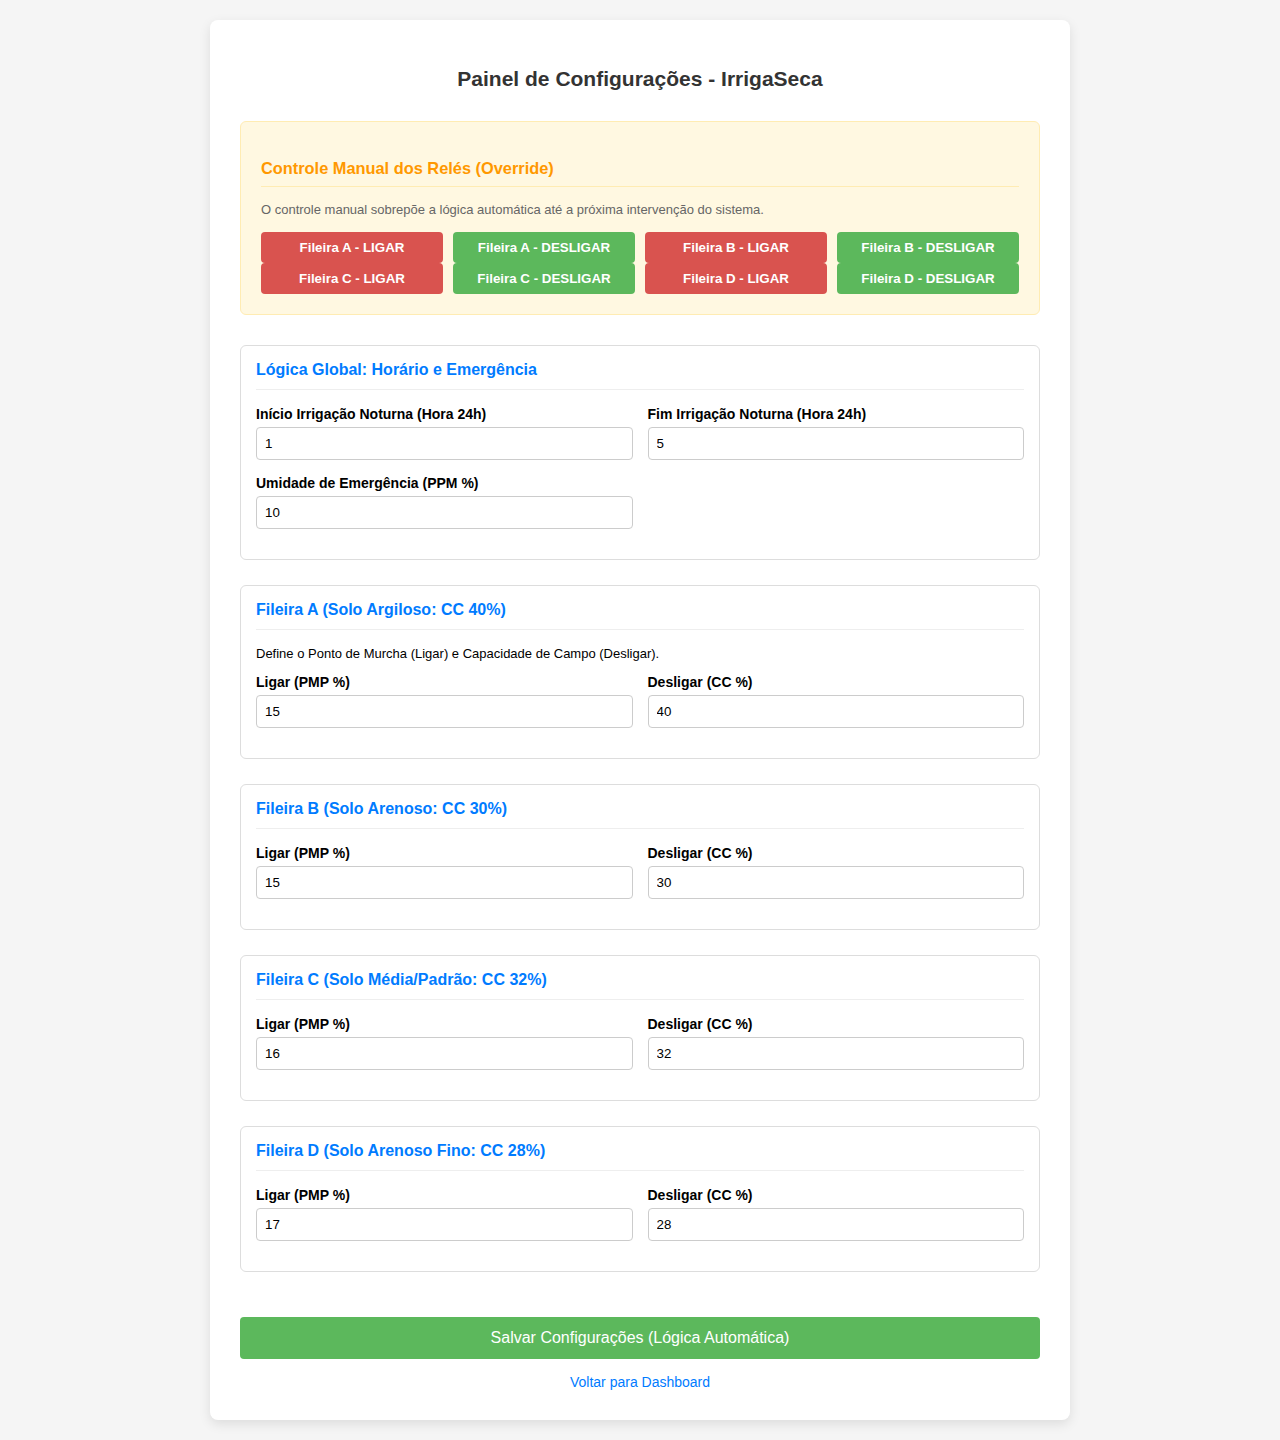
<file: configuracoes.html>
<!DOCTYPE html>
<html lang="pt-BR">
<head>
    <meta charset="UTF-8">
    <meta name="viewport" content="width=device-width, initial-scale=1.0">
	<title>IS Conf 1.1</title>
    <title>Configurações - IrrigaSeca</title>
    <style>
        body { 
            font-family: Arial, sans-serif; 
            background-color: #f5f5f5; 
            margin: 0; 
            padding: 20px; 
            font-size: 14px;
        }
        .container { 
            max-width: 800px; 
            margin: auto; 
            background: #fff; 
            padding: 30px; 
            border-radius: 8px; 
            box-shadow: 0 4px 12px rgba(0,0,0,0.1); 
        }
        h2 { 
            text-align: center; 
            color: #333; 
            margin-bottom: 30px; 
        }
        /* Estilo para grupos de configurações gerais */
        .config-group { 
            margin-bottom: 25px; 
            padding: 15px; 
            border: 1px solid #ddd; 
            border-radius: 6px; 
        }
        .config-group h3 { 
            margin-top: 0; 
            color: #007bff; 
            border-bottom: 1px solid #eee; 
            padding-bottom: 10px; 
            font-size: 16px;
        }
        .input-pair { 
            display: flex; 
            flex-direction: column; /* Padrão mobile: Empilhado */
            gap: 15px; 
            margin-bottom: 15px; 
        }
        .input-pair > div { 
            flex: 1; 
        }
        label { 
            display: block; 
            margin-bottom: 5px; 
            font-weight: bold; 
        }
        input[type="number"] { 
            width: 100%; 
            padding: 8px; 
            border: 1px solid #ccc; 
            border-radius: 4px; 
            box-sizing: border-box; 
        }
        
        /* Controles Manuais (NOVO ESTILO) */
        .manual-control { 
            margin-bottom: 30px; 
            padding: 20px; 
            background: #fff8e1; /* Cor mais suave para destaque */
            border: 1px solid #ffecb3; 
            border-radius: 6px; 
        }
        .manual-control h3 { 
            color: #ff9800; /* Laranja para Override */
            border-bottom: 1px solid #ffecb3;
            margin-bottom: 15px;
            padding-bottom: 8px;
        }
        .rele-buttons { 
            display: flex; 
            flex-wrap: wrap; 
            gap: 10px; 
            justify-content: center;
        }
        .rele-buttons button { 
            padding: 8px 15px; 
            border: none; 
            border-radius: 4px; 
            cursor: pointer; 
            font-weight: bold; 
            transition: background-color 0.2s; 
            flex: 1 1 120px; /* Garante que os botões se ajustem */
        }
        .btn-on { background-color: #d9534f; color: white; } /* Vermelho para LIGAR */
        .btn-off { background-color: #5cb85c; color: white; } /* Verde para DESLIGAR */
        .btn-on:hover { background-color: #c9302c; }
        .btn-off:hover { background-color: #4cae4c; }

        /* Estilo para botão de envio e link de volta */
        button[type="submit"] { 
            background-color: #5cb85c; 
            color: white; 
            padding: 12px 20px; 
            border: none; 
            border-radius: 4px; 
            cursor: pointer; 
            font-size: 16px; 
            width: 100%; 
            margin-top: 20px; 
        }
        button[type="submit"]:hover { background-color: #4cae4c; }
        
        /* Adaptação para Desktop */
        @media (min-width: 600px) {
            .input-pair {
                flex-direction: row; /* Layout lado a lado */
            }
        }
    </style>
</head>
<body>
    <div class="container">
        <h2>Painel de Configurações - IrrigaSeca</h2>

        <div class="manual-control">
            <h3>Controle Manual dos Relés (Override)</h3>
            <p style="font-size: small; color: #666; margin-bottom: 15px;">O controle manual sobrepõe a lógica automática até a próxima intervenção do sistema.</p>
            <div class="rele-buttons">
                <button class="btn-on" onclick="controlRele('A', 'ON')">Fileira A - LIGAR</button>
                <button class="btn-off" onclick="controlRele('A', 'OFF')">Fileira A - DESLIGAR</button>
                
                <button class="btn-on" onclick="controlRele('B', 'ON')">Fileira B - LIGAR</button>
                <button class="btn-off" onclick="controlRele('B', 'OFF')">Fileira B - DESLIGAR</button>
			</div>
			<div class="rele-buttons">
                <button class="btn-on" onclick="controlRele('C', 'ON')">Fileira C - LIGAR</button>
                <button class="btn-off" onclick="controlRele('C', 'OFF')">Fileira C - DESLIGAR</button>

                <button class="btn-on" onclick="controlRele('D', 'ON')">Fileira D - LIGAR</button>
                <button class="btn-off" onclick="controlRele('D', 'OFF')">Fileira D - DESLIGAR</button>
            </div>
        </div>
        
        <form id="config-form">

            <div class="config-group">
                <h3>Lógica Global: Horário e Emergência</h3>
                <div class="input-pair">
                    <div>
                        <label for="hora-inicio-noturna">Início Irrigação Noturna (Hora 24h)</label>
                        <input type="number" id="hora-inicio-noturna" name="hora-inicio-noturna" value="1" min="0" max="23" step="1">
                    </div>
                    <div>
                        <label for="hora-fim-noturna">Fim Irrigação Noturna (Hora 24h)</label>
                        <input type="number" id="hora-fim-noturna" name="hora-fim-noturna" value="5" min="0" max="23" step="1">
                    </div>
                </div>
                <div class="input-pair">
                    <div>
                        <label for="umidade-emergencia">Umidade de Emergência (PPM %)</label>
                        <input type="number" id="umidade-emergencia" name="umidade-emergencia" value="10" min="1" max="15" step="1">
                    </div>
                    <div></div>
                </div>
            </div>

            <div class="config-group">
                <h3>Fileira A (Solo Argiloso: CC 40%)</h3>
                <p style="font-size: small;">Define o Ponto de Murcha (Ligar) e Capacidade de Campo (Desligar).</p>
                <div class="input-pair">
                    <div>
                        <label for="fileiraA-ligar">Ligar (PMP %)</label>
                        <input type="number" id="fileiraA-ligar" name="fileiraA-ligar" value="15" min="0" max="100" step="0.5" required>
                    </div>
                    <div>
                        <label for="fileiraA-desligar">Desligar (CC %)</label>
                        <input type="number" id="fileiraA-desligar" name="fileiraA-desligar" value="40" min="0" max="100" step="0.5" required>
                    </div>
                </div>
            </div>

            <div class="config-group">
                <h3>Fileira B (Solo Arenoso: CC 30%)</h3>
                <div class="input-pair">
                    <div>
                        <label for="fileiraB-ligar">Ligar (PMP %)</label>
                        <input type="number" id="fileiraB-ligar" name="fileiraB-ligar" value="15" min="0" max="100" step="0.5" required>
                    </div>
                    <div>
                        <label for="fileiraB-desligar">Desligar (CC %)</label>
                        <input type="number" id="fileiraB-desligar" name="fileiraB-desligar" value="30" min="0" max="100" step="0.5" required>
                    </div>
                </div>
            </div>

            <div class="config-group">
                <h3>Fileira C (Solo Média/Padrão: CC 32%)</h3>
                <div class="input-pair">
                    <div>
                        <label for="fileiraC-ligar">Ligar (PMP %)</label>
                        <input type="number" id="fileiraC-ligar" name="fileiraC-ligar" value="16" min="0" max="100" step="0.5" required>
                    </div>
                    <div>
                        <label for="fileiraC-desligar">Desligar (CC %)</label>
                        <input type="number" id="fileiraC-desligar" name="fileiraC-desligar" value="32" min="0" max="100" step="0.5" required>
                    </div>
                </div>
            </div>

            <div class="config-group">
                <h3>Fileira D (Solo Arenoso Fino: CC 28%)</h3>
                <div class="input-pair">
                    <div>
                        <label for="fileiraD-ligar">Ligar (PMP %)</label>
                        <input type="number" id="fileiraD-ligar" name="fileiraD-ligar" value="17" min="0" max="100" step="0.5" required>
                    </div>
                    <div>
                        <label for="fileiraD-desligar">Desligar (CC %)</label>
                        <input type="number" id="fileiraD-desligar" name="fileiraD-desligar" value="28" min="0" max="100" step="0.5" required>
                    </div>
                </div>
            </div>

            <button type="submit">Salvar Configurações (Lógica Automática)</button>
            <a href="index.html" style="display: block; margin-top: 15px; text-align: center; color: #007bff; text-decoration: none;">Voltar para Dashboard</a>
        </form>
    </div>

    <script>
        // Função para simular o controle manual
        function controlRele(fileira, estado) {
            alert(`COMANDO ENVIADO: Fileira ${fileira} - ${estado}. (Isso enviaria uma chamada API para o ESP32)`);
            console.log(`Manual Override: Rele ${fileira} set to ${estado}`);
            // No projeto real, faria um fetch/POST para um endpoint como /api/rele/A?action=ON
        }

        // Função para salvar as configurações automáticas (AGORA COM C e D)
        document.getElementById('config-form').addEventListener('submit', function(e) {
            e.preventDefault();
            const form = e.target;
            
            // Reconstroi o objeto configs a partir dos campos do formulário
            const configs = {
                "default_ativacao": parseFloat(form.elements['default-ativacao'].value),
                "default_desativacao": parseFloat(form.elements['default-desligar'].value),
                "hora_inicio_noturna": parseFloat(form.elements['hora-inicio-noturna'].value),
                "hora_fim_noturna": parseFloat(form.elements['hora-fim-noturna'].value),
                "umidade_emergencia": parseFloat(form.elements['umidade-emergencia'].value),
                "fileiras": {
                    "fileiraA": { "reles": [{ "id": "sensor_principal", "ligar_em": parseFloat(form.elements['fileiraA-ligar'].value), "desligar_em": parseFloat(form.elements['fileiraA-desligar'].value) }] },
                    "fileiraB": { "reles": [{ "id": "sensor_principal", "ligar_em": parseFloat(form.elements['fileiraB-ligar'].value), "desligar_em": parseFloat(form.elements['fileiraB-desligar'].value) }] },
                    "fileiraC": { "reles": [{ "id": "sensor_principal", "ligar_em": parseFloat(form.elements['fileiraC-ligar'].value), "desligar_em": parseFloat(form.elements['fileiraC-desligar'].value) }] },
                    "fileiraD": { "reles": [{ "id": "sensor_principal", "ligar_em": parseFloat(form.elements['fileiraD-ligar'].value), "desligar_em": parseFloat(form.elements['fileiraD-desligar'].value) }] }
                }
            };
            
            console.log('Novas Configurações Salvas (Lógica Automática):', configs);
            alert('Configurações salvas (mock). O ESP32 seria atualizado via API.');
            // No projeto real, faria um fetch/POST para o endpoint de configuração
        });
        
        // Função para carregar valores default (para simulação)
        document.addEventListener('DOMContentLoaded', () => {
             // Carrega valores globais
             document.getElementById('default-ativacao').value = 18;
             document.getElementById('default-desativacao').value = 25;
             document.getElementById('hora-inicio-noturna').value = 1;
             document.getElementById('hora-fim-noturna').value = 5;
             document.getElementById('umidade-emergencia').value = 10;

             // Carrega valores das fileiras (já setados no HTML, mas aqui seria o ponto de leitura da API)
        });

    </script>
</body>
</html>
</file>
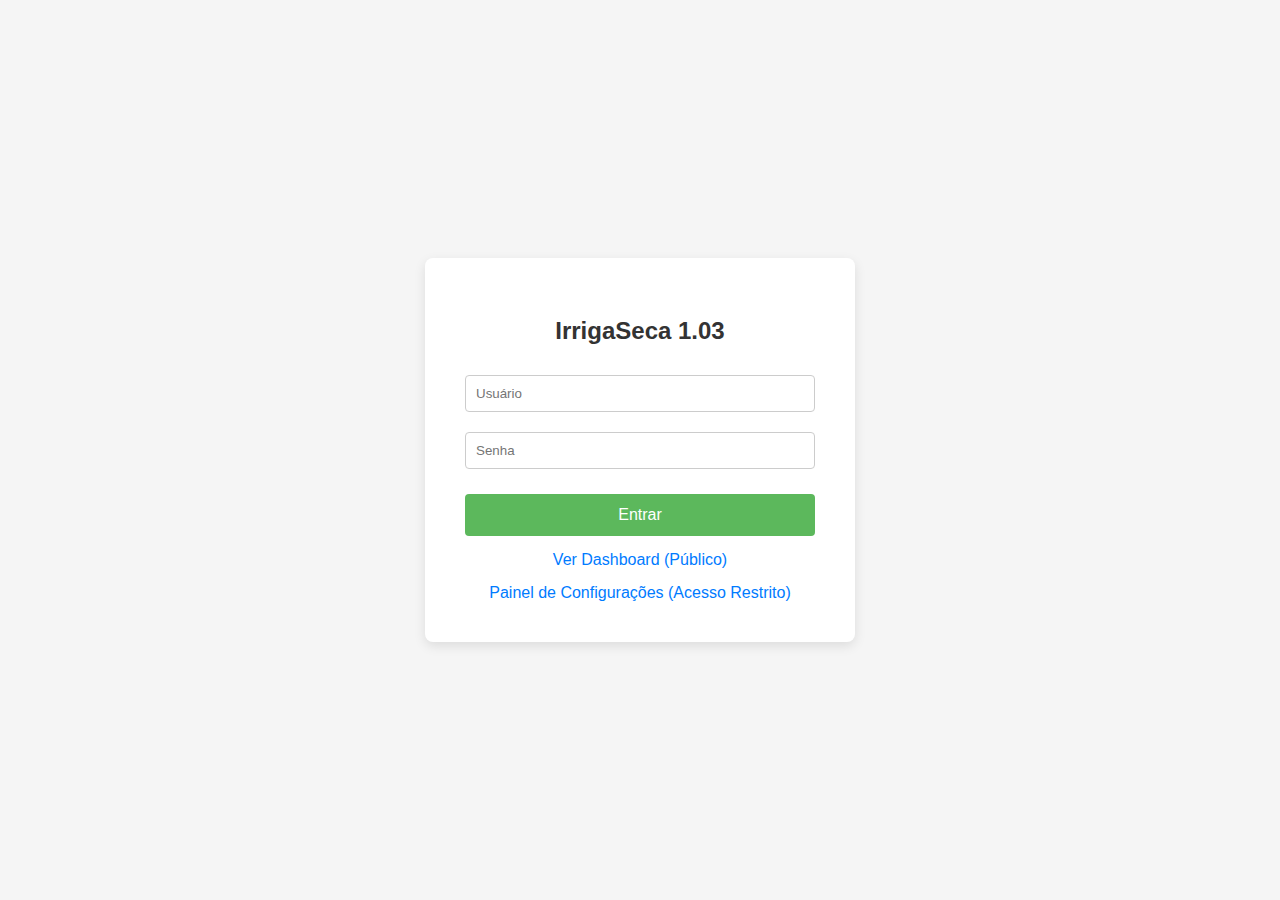
<file: login.html>
<!DOCTYPE html>
<html lang="pt-BR">
<head>
    <meta charset="UTF-8">
    <meta name="viewport" content="width=device-width, initial-scale=1.0">
    <title>Login - IrrigaSeca</title>
    <style>
        body { font-family: Arial, sans-serif; background-color: #f5f5f5; display: flex; justify-content: center; align-items: center; height: 100vh; margin: 0; }
        .login-container { background: #fff; padding: 40px; border-radius: 8px; box-shadow: 0 4px 12px rgba(0,0,0,0.1); width: 100%; max-width: 350px; text-align: center; }
        h2 { margin-bottom: 20px; color: #333; }
        input[type="text"], input[type="password"] { width: 100%; padding: 10px; margin: 10px 0; border: 1px solid #ccc; border-radius: 4px; box-sizing: border-box; }
        button { width: 100%; background-color: #5cb85c; color: white; padding: 12px; margin-top: 15px; border: none; border-radius: 4px; cursor: pointer; font-size: 16px; transition: background-color 0.3s; }
        button:hover { background-color: #4cae4c; }
        .links a { display: block; margin-top: 15px; color: #007bff; text-decoration: none; }
    </style>
</head>
<body>
    <div class="login-container">
        <h2>IrrigaSeca 1.03</h2>
        <form id="login-form">
            <input type="text" placeholder="Usuário" required>
            <input type="password" placeholder="Senha" required>
            <button type="submit">Entrar</button>
        </form>
        <div class="links">
            <a href="index.html">Ver Dashboard (Público)</a>
            <a href="configuracoes.html">Painel de Configurações (Acesso Restrito)</a>
        </div>
    </div>

    <script>
        document.getElementById('login-form').addEventListener('submit', function(e) {
            e.preventDefault();
            // Simulação de login: se for um projeto real, aqui teria a chamada API para autenticação.
            alert('Login bem-sucedido (simulado)! Redirecionando para as configurações.');
            window.location.href = 'configuracoes.html'; 
        });
    </script>
</body>
</html>
</file>
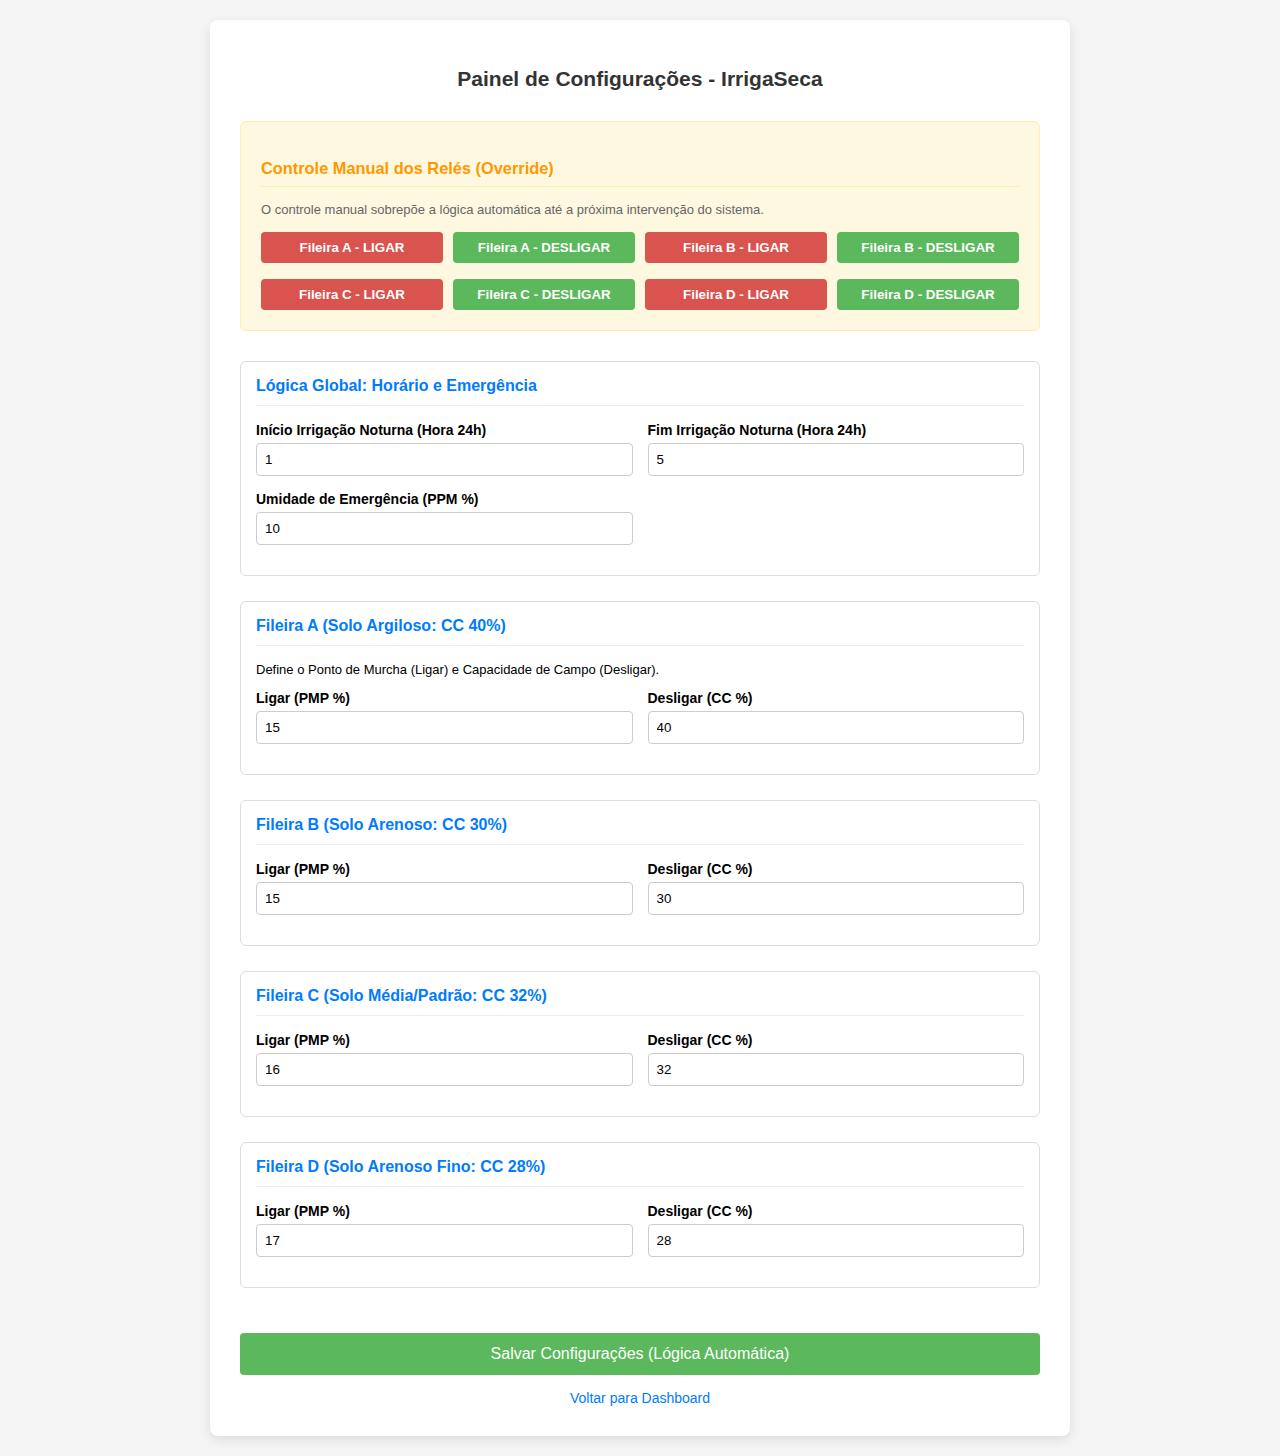
<file: old/configuracoes - Copia.html>
<!DOCTYPE html>
<html lang="pt-BR">
<head>
    <meta charset="UTF-8">
    <meta name="viewport" content="width=device-width, initial-scale=1.0">
	<title>IS Conf 1.2</title>
    <title>Configurações - IrrigaSeca</title>
    <style>
        body { 
            font-family: Arial, sans-serif; 
            background-color: #f5f5f5; 
            margin: 0; 
            padding: 20px; 
            font-size: 14px;
        }
        .container { 
            max-width: 800px; 
            margin: auto; 
            background: #fff; 
            padding: 30px; 
            border-radius: 8px; 
            box-shadow: 0 4px 12px rgba(0,0,0,0.1); 
        }
        h2 { 
            text-align: center; 
            color: #333; 
            margin-bottom: 30px; 
        }
        /* Estilo para grupos de configurações gerais */
        .config-group { 
            margin-bottom: 25px; 
            padding: 15px; 
            border: 1px solid #ddd; 
            border-radius: 6px; 
        }
        .config-group h3 { 
            margin-top: 0; 
            color: #007bff; 
            border-bottom: 1px solid #eee; 
            padding-bottom: 10px; 
            font-size: 16px;
        }
        .input-pair { 
            display: flex; 
            flex-direction: column; /* Padrão mobile: Empilhado */
            gap: 15px; 
            margin-bottom: 15px; 
        }
        .input-pair > div { 
            flex: 1; 
        }
        label { 
            display: block; 
            margin-bottom: 5px; 
            font-weight: bold; 
        }
        input[type="number"] { 
            width: 100%; 
            padding: 8px; 
            border: 1px solid #ccc; 
            border-radius: 4px; 
            box-sizing: border-box; 
        }
        
        /* Controles Manuais (NOVO ESTILO) */
        .manual-control { 
            margin-bottom: 30px; 
            padding: 20px; 
            background: #fff8e1; /* Cor mais suave para destaque */
            border: 1px solid #ffecb3; 
            border-radius: 6px; 
        }
        .manual-control h3 { 
            color: #ff9800; /* Laranja para Override */
            border-bottom: 1px solid #ffecb3;
            margin-bottom: 15px;
            padding-bottom: 8px;
        }
        .rele-buttons { 
            display: flex; 
            flex-wrap: wrap; 
            gap: 10px; 
            justify-content: center;
        }
        .rele-buttons button { 
            padding: 8px 15px; 
            border: none; 
            border-radius: 4px; 
            cursor: pointer; 
            font-weight: bold; 
            transition: background-color 0.2s; 
            flex: 1 1 120px; /* Garante que os botões se ajustem */
        }
        .btn-on { background-color: #d9534f; color: white; } /* Vermelho para LIGAR */
        .btn-off { background-color: #5cb85c; color: white; } /* Verde para DESLIGAR */
        .btn-on:hover { background-color: #c9302c; }
        .btn-off:hover { background-color: #4cae4c; }

        /* Estilo para botão de envio e link de volta */
        button[type="submit"] { 
            background-color: #5cb85c; 
            color: white; 
            padding: 12px 20px; 
            border: none; 
            border-radius: 4px; 
            cursor: pointer; 
            font-size: 16px; 
            width: 100%; 
            margin-top: 20px; 
        }
        button[type="submit"]:hover { background-color: #4cae4c; }
        
        /* Adaptação para Desktop */
        @media (min-width: 600px) {
            .input-pair {
                flex-direction: row; /* Layout lado a lado */
            }
        }
    </style>
</head>
<body>
    <div class="container">
        <h2>Painel de Configurações - IrrigaSeca</h2>

        <div class="manual-control">
            <h3>Controle Manual dos Relés (Override)</h3>
            <p style="font-size: small; color: #666; margin-bottom: 15px;">O controle manual sobrepõe a lógica automática até a próxima intervenção do sistema.</p>
            <div class="rele-buttons">
                <button class="btn-on" onclick="controlRele('A', 'ON')">Fileira A - LIGAR</button>
                <button class="btn-off" onclick="controlRele('A', 'OFF')">Fileira A - DESLIGAR</button>
                
                <button class="btn-on" onclick="controlRele('B', 'ON')">Fileira B - LIGAR</button>
                <button class="btn-off" onclick="controlRele('B', 'OFF')">Fileira B - DESLIGAR</button>
			</div>
			<br/>
			<div class="rele-buttons">
                <button class="btn-on" onclick="controlRele('C', 'ON')">Fileira C - LIGAR</button>
                <button class="btn-off" onclick="controlRele('C', 'OFF')">Fileira C - DESLIGAR</button>

                <button class="btn-on" onclick="controlRele('D', 'ON')">Fileira D - LIGAR</button>
                <button class="btn-off" onclick="controlRele('D', 'OFF')">Fileira D - DESLIGAR</button>
            </div>
        </div>
        
        <form id="config-form">

            <div class="config-group">
                <h3>Lógica Global: Horário e Emergência</h3>
                <div class="input-pair">
                    <div>
                        <label for="hora-inicio-noturna">Início Irrigação Noturna (Hora 24h)</label>
                        <input type="number" id="hora-inicio-noturna" name="hora-inicio-noturna" value="1" min="0" max="23" step="1">
                    </div>
                    <div>
                        <label for="hora-fim-noturna">Fim Irrigação Noturna (Hora 24h)</label>
                        <input type="number" id="hora-fim-noturna" name="hora-fim-noturna" value="5" min="0" max="23" step="1">
                    </div>
                </div>
                <div class="input-pair">
                    <div>
                        <label for="umidade-emergencia">Umidade de Emergência (PPM %)</label>
                        <input type="number" id="umidade-emergencia" name="umidade-emergencia" value="10" min="1" max="15" step="1">
                    </div>
                    <div></div>
                </div>
            </div>

            <div class="config-group">
                <h3>Fileira A (Solo Argiloso: CC 40%)</h3>
                <p style="font-size: small;">Define o Ponto de Murcha (Ligar) e Capacidade de Campo (Desligar).</p>
                <div class="input-pair">
                    <div>
                        <label for="fileiraA-ligar">Ligar (PMP %)</label>
                        <input type="number" id="fileiraA-ligar" name="fileiraA-ligar" value="15" min="0" max="100" step="0.5" required>
                    </div>
                    <div>
                        <label for="fileiraA-desligar">Desligar (CC %)</label>
                        <input type="number" id="fileiraA-desligar" name="fileiraA-desligar" value="40" min="0" max="100" step="0.5" required>
                    </div>
                </div>
            </div>

            <div class="config-group">
                <h3>Fileira B (Solo Arenoso: CC 30%)</h3>
                <div class="input-pair">
                    <div>
                        <label for="fileiraB-ligar">Ligar (PMP %)</label>
                        <input type="number" id="fileiraB-ligar" name="fileiraB-ligar" value="15" min="0" max="100" step="0.5" required>
                    </div>
                    <div>
                        <label for="fileiraB-desligar">Desligar (CC %)</label>
                        <input type="number" id="fileiraB-desligar" name="fileiraB-desligar" value="30" min="0" max="100" step="0.5" required>
                    </div>
                </div>
            </div>

            <div class="config-group">
                <h3>Fileira C (Solo Média/Padrão: CC 32%)</h3>
                <div class="input-pair">
                    <div>
                        <label for="fileiraC-ligar">Ligar (PMP %)</label>
                        <input type="number" id="fileiraC-ligar" name="fileiraC-ligar" value="16" min="0" max="100" step="0.5" required>
                    </div>
                    <div>
                        <label for="fileiraC-desligar">Desligar (CC %)</label>
                        <input type="number" id="fileiraC-desligar" name="fileiraC-desligar" value="32" min="0" max="100" step="0.5" required>
                    </div>
                </div>
            </div>

            <div class="config-group">
                <h3>Fileira D (Solo Arenoso Fino: CC 28%)</h3>
                <div class="input-pair">
                    <div>
                        <label for="fileiraD-ligar">Ligar (PMP %)</label>
                        <input type="number" id="fileiraD-ligar" name="fileiraD-ligar" value="17" min="0" max="100" step="0.5" required>
                    </div>
                    <div>
                        <label for="fileiraD-desligar">Desligar (CC %)</label>
                        <input type="number" id="fileiraD-desligar" name="fileiraD-desligar" value="28" min="0" max="100" step="0.5" required>
                    </div>
                </div>
            </div>

            <button type="submit">Salvar Configurações (Lógica Automática)</button>
            <a href="index.html" style="display: block; margin-top: 15px; text-align: center; color: #007bff; text-decoration: none;">Voltar para Dashboard</a>
        </form>
    </div>

    <script>
        // Função para simular o controle manual
        function controlRele(fileira, estado) {
            alert(`COMANDO ENVIADO: Fileira ${fileira} - ${estado}. (Isso enviaria uma chamada API para o ESP32)`);
            console.log(`Manual Override: Rele ${fileira} set to ${estado}`);
            // No projeto real, faria um fetch/POST para um endpoint como /api/rele/A?action=ON
        }

        // Função para salvar as configurações automáticas (AGORA COM C e D)
        document.getElementById('config-form').addEventListener('submit', function(e) {
            e.preventDefault();
            const form = e.target;
            
            // Reconstroi o objeto configs a partir dos campos do formulário
            const configs = {
                "default_ativacao": parseFloat(form.elements['default-ativacao'].value),
                "default_desativacao": parseFloat(form.elements['default-desligar'].value),
                "hora_inicio_noturna": parseFloat(form.elements['hora-inicio-noturna'].value),
                "hora_fim_noturna": parseFloat(form.elements['hora-fim-noturna'].value),
                "umidade_emergencia": parseFloat(form.elements['umidade-emergencia'].value),
                "fileiras": {
                    "fileiraA": { "reles": [{ "id": "sensor_principal", "ligar_em": parseFloat(form.elements['fileiraA-ligar'].value), "desligar_em": parseFloat(form.elements['fileiraA-desligar'].value) }] },
                    "fileiraB": { "reles": [{ "id": "sensor_principal", "ligar_em": parseFloat(form.elements['fileiraB-ligar'].value), "desligar_em": parseFloat(form.elements['fileiraB-desligar'].value) }] },
                    "fileiraC": { "reles": [{ "id": "sensor_principal", "ligar_em": parseFloat(form.elements['fileiraC-ligar'].value), "desligar_em": parseFloat(form.elements['fileiraC-desligar'].value) }] },
                    "fileiraD": { "reles": [{ "id": "sensor_principal", "ligar_em": parseFloat(form.elements['fileiraD-ligar'].value), "desligar_em": parseFloat(form.elements['fileiraD-desligar'].value) }] }
                }
            };
            
            console.log('Novas Configurações Salvas (Lógica Automática):', configs);
            alert('Configurações salvas (mock). O ESP32 seria atualizado via API.');
            // No projeto real, faria um fetch/POST para o endpoint de configuração
        });
        
        // Função para carregar valores default (para simulação)
        document.addEventListener('DOMContentLoaded', () => {
             // Carrega valores globais
             document.getElementById('default-ativacao').value = 18;
             document.getElementById('default-desativacao').value = 25;
             document.getElementById('hora-inicio-noturna').value = 1;
             document.getElementById('hora-fim-noturna').value = 5;
             document.getElementById('umidade-emergencia').value = 10;

             // Carrega valores das fileiras (já setados no HTML, mas aqui seria o ponto de leitura da API)
        });

    </script>
</body>
</html>
</file>
